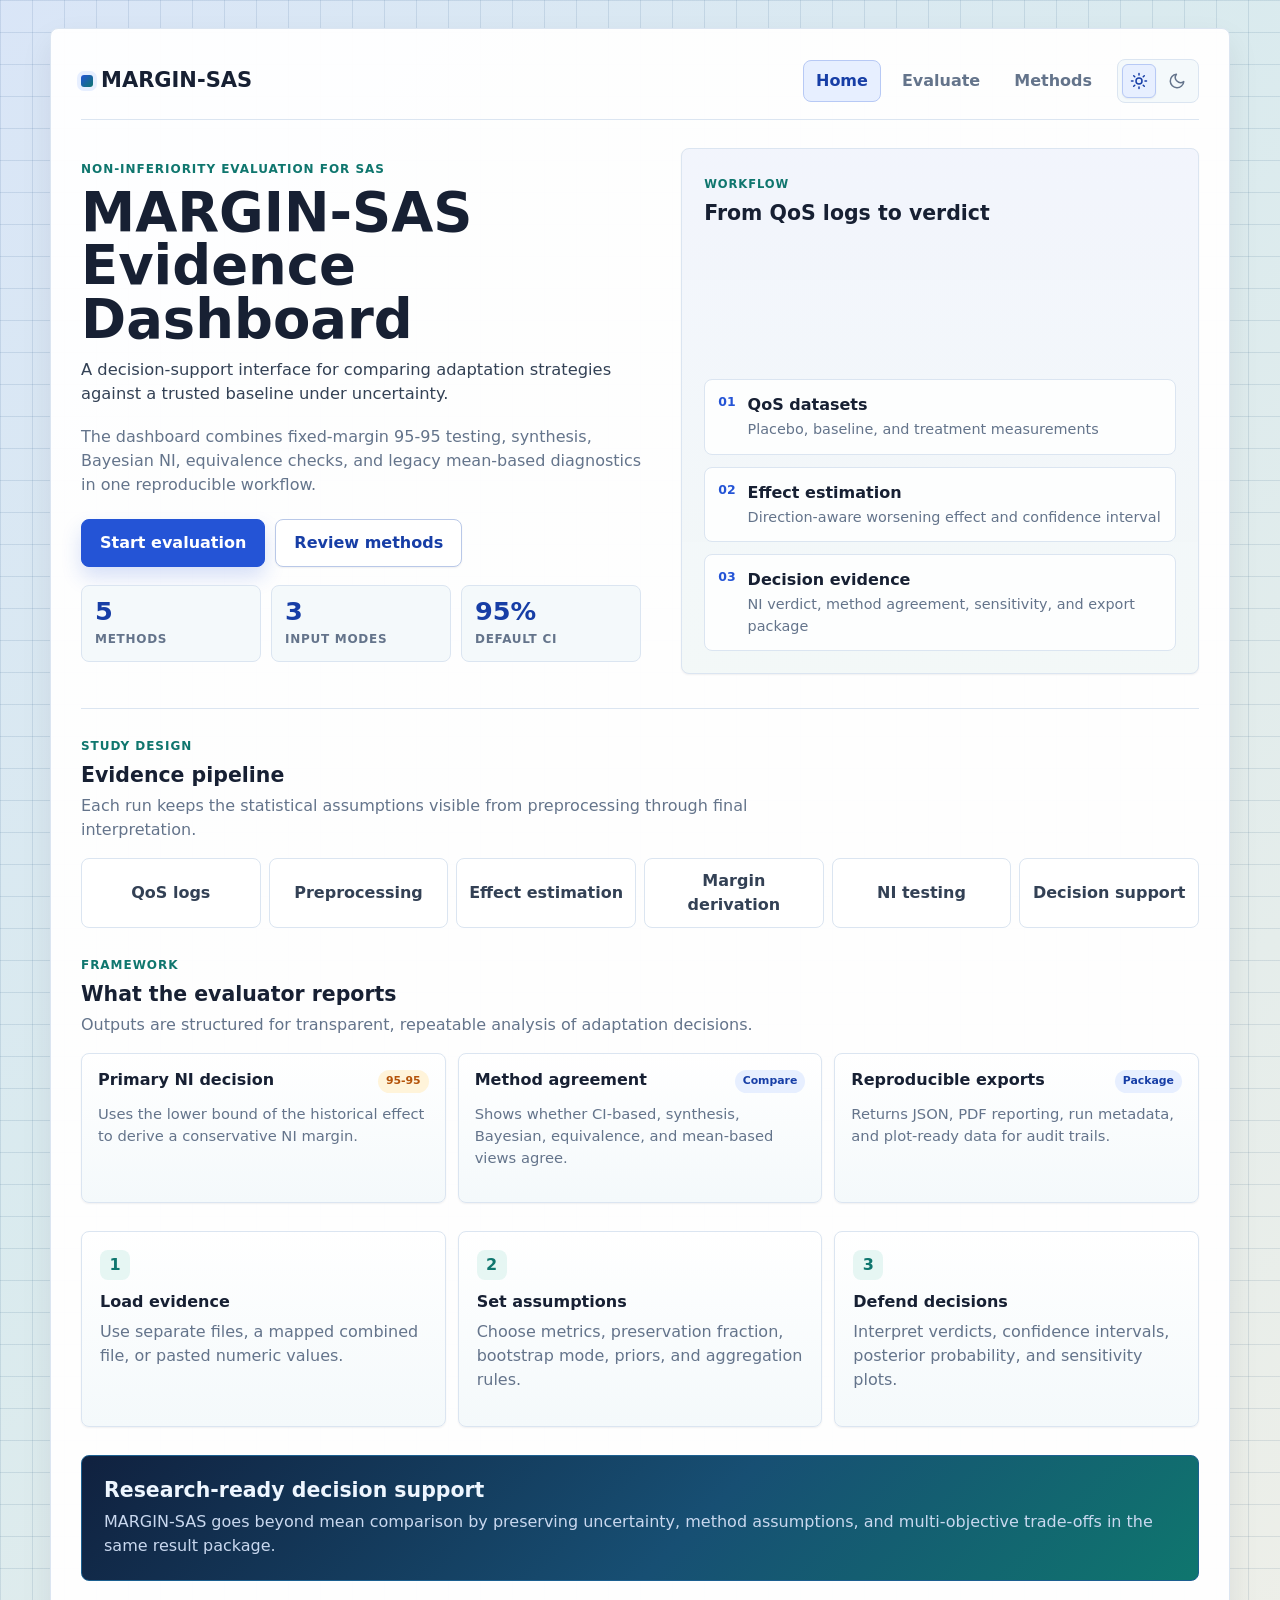
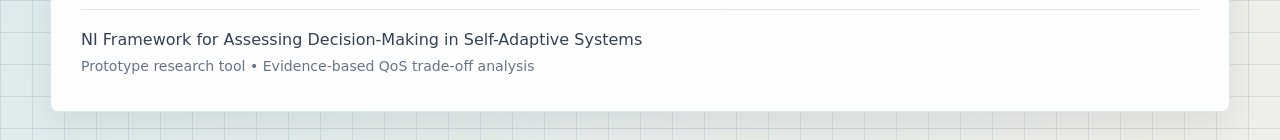
<file: frontend/index.html>
<!DOCTYPE html>
<html lang="en">
<head>
    <meta charset="UTF-8">
    <meta name="viewport" content="width=device-width, initial-scale=1.0">
    <meta name="description" content="MARGIN-SAS dashboard for uncertainty-aware non-inferiority evaluation of self-adaptive systems.">
    <title>MARGIN-SAS | Evidence Dashboard</title>
    <link rel="stylesheet" href="/frontend/css/styles.css">
</head>
<body>
    <a class="skip-link" href="#main">Skip to main content</a>
    <div class="container">
        <header class="site-header">
            <nav class="top-nav" aria-label="Primary navigation">
                <a href="/dashboard" class="nav-brand">MARGIN-SAS</a>
                <div class="nav-actions">
                    <div class="nav-links">
                        <a href="/dashboard" class="active" aria-current="page">Home</a>
                        <a href="/dashboard/evaluate">Evaluate</a>
                        <a href="/dashboard/methods">Methods</a>
                    </div>
                    <div class="theme-toggle" aria-label="Colour theme">
                        <button type="button" class="theme-option active" data-theme-option="light" aria-label="Use light mode" aria-pressed="true" title="Light mode">
                            <svg aria-hidden="true" viewBox="0 0 24 24">
                                <circle cx="12" cy="12" r="4"></circle>
                                <path d="M12 2v2M12 20v2M4.93 4.93l1.41 1.41M17.66 17.66l1.41 1.41M2 12h2M20 12h2M4.93 19.07l1.41-1.41M17.66 6.34l1.41-1.41"></path>
                            </svg>
                        </button>
                        <button type="button" class="theme-option" data-theme-option="dark" aria-label="Use dark mode" aria-pressed="false" title="Dark mode">
                            <svg aria-hidden="true" viewBox="0 0 24 24">
                                <path d="M21 12.79A9 9 0 1 1 11.21 3 7 7 0 0 0 21 12.79z"></path>
                            </svg>
                        </button>
                    </div>
                </div>
            </nav>
        </header>

        <main id="main" class="home-page">
            <section class="hero dashboard-hero" aria-labelledby="homeTitle">
                <div class="hero-copy">
                    <p class="eyebrow">Non-inferiority evaluation for SAS</p>
                    <h1 id="homeTitle">MARGIN-SAS Evidence Dashboard</h1>
                    <p class="subtitle">A decision-support interface for comparing adaptation strategies against a trusted baseline under uncertainty.</p>
                    <p class="hero-text">
                        The dashboard combines fixed-margin 95-95 testing, synthesis, Bayesian NI,
                        equivalence checks, and legacy mean-based diagnostics in one reproducible workflow.
                    </p>
                    <div class="hero-cta-row">
                        <a class="primary-link" href="/dashboard/evaluate">Start evaluation</a>
                        <a class="secondary-link" href="/dashboard/methods">Review methods</a>
                    </div>
                    <div class="hero-stats" aria-label="Dashboard capabilities">
                        <div class="stat-tile">
                            <div class="stat-value">5</div>
                            <div class="stat-label">Methods</div>
                        </div>
                        <div class="stat-tile">
                            <div class="stat-value">3</div>
                            <div class="stat-label">Input modes</div>
                        </div>
                        <div class="stat-tile">
                            <div class="stat-value">95%</div>
                            <div class="stat-label">Default CI</div>
                        </div>
                    </div>
                </div>

                <aside class="evidence-panel" aria-label="Evidence workflow preview">
                    <div class="panel-heading">
                        <span class="panel-kicker">Workflow</span>
                        <h2>From QoS logs to verdict</h2>
                    </div>
                    <ol class="evidence-flow">
                        <li>
                            <span class="flow-index">01</span>
                            <div>
                                <strong>QoS datasets</strong>
                                <span>Placebo, baseline, and treatment measurements</span>
                            </div>
                        </li>
                        <li>
                            <span class="flow-index">02</span>
                            <div>
                                <strong>Effect estimation</strong>
                                <span>Direction-aware worsening effect and confidence interval</span>
                            </div>
                        </li>
                        <li>
                            <span class="flow-index">03</span>
                            <div>
                                <strong>Decision evidence</strong>
                                <span>NI verdict, method agreement, sensitivity, and export package</span>
                            </div>
                        </li>
                    </ol>
                </aside>
            </section>

            <section class="process-section" aria-labelledby="processTitle">
                <div class="section-header">
                    <p class="eyebrow">Study design</p>
                    <h2 id="processTitle">Evidence pipeline</h2>
                    <p>Each run keeps the statistical assumptions visible from preprocessing through final interpretation.</p>
                </div>
                <div class="process-strip" aria-label="Study design sequence">
                    <div class="study-step">QoS logs</div>
                    <div class="study-step-arrow" aria-hidden="true">&darr;</div>
                    <div class="study-step">Preprocessing</div>
                    <div class="study-step-arrow" aria-hidden="true">&darr;</div>
                    <div class="study-step">Effect estimation</div>
                    <div class="study-step-arrow" aria-hidden="true">&darr;</div>
                    <div class="study-step">Margin derivation</div>
                    <div class="study-step-arrow" aria-hidden="true">&darr;</div>
                    <div class="study-step">NI testing</div>
                    <div class="study-step-arrow" aria-hidden="true">&darr;</div>
                    <div class="study-step">Decision support</div>
                </div>
            </section>

            <section class="margin-section" aria-labelledby="glanceTitle">
                <div class="section-header">
                    <p class="eyebrow">Framework</p>
                    <h2 id="glanceTitle">What the evaluator reports</h2>
                    <p>Outputs are structured for transparent, repeatable analysis of adaptation decisions.</p>
                </div>
                <div class="margin-grid">
                    <article class="margin-card static-card">
                        <div class="margin-card-header">
                            <span class="margin-title">Primary NI decision</span>
                            <span class="badge preferred">95-95</span>
                        </div>
                        <p>Uses the lower bound of the historical effect to derive a conservative NI margin.</p>
                    </article>
                    <article class="margin-card static-card">
                        <div class="margin-card-header">
                            <span class="margin-title">Method agreement</span>
                            <span class="badge">Compare</span>
                        </div>
                        <p>Shows whether CI-based, synthesis, Bayesian, equivalence, and mean-based views agree.</p>
                    </article>
                    <article class="margin-card static-card">
                        <div class="margin-card-header">
                            <span class="margin-title">Reproducible exports</span>
                            <span class="badge">Package</span>
                        </div>
                        <p>Returns JSON, PDF reporting, run metadata, and plot-ready data for audit trails.</p>
                    </article>
                </div>
            </section>

            <section class="workflow-grid" aria-label="Evaluation stages">
                <article class="workflow-card">
                    <div class="workflow-step">1</div>
                    <h3>Load evidence</h3>
                    <p>Use separate files, a mapped combined file, or pasted numeric values.</p>
                </article>
                <article class="workflow-card">
                    <div class="workflow-step">2</div>
                    <h3>Set assumptions</h3>
                    <p>Choose metrics, preservation fraction, bootstrap mode, priors, and aggregation rules.</p>
                </article>
                <article class="workflow-card">
                    <div class="workflow-step">3</div>
                    <h3>Defend decisions</h3>
                    <p>Interpret verdicts, confidence intervals, posterior probability, and sensitivity plots.</p>
                </article>
            </section>

            <section class="callout-panel" aria-labelledby="calloutTitle">
                <h2 id="calloutTitle">Research-ready decision support</h2>
                <p>
                    MARGIN-SAS goes beyond mean comparison by preserving uncertainty, method assumptions,
                    and multi-objective trade-offs in the same result package.
                </p>
            </section>
        </main>

        <footer class="site-footer">
            <p>NI Framework for Assessing Decision-Making in Self-Adaptive Systems</p>
            <p class="footer-muted">Prototype research tool &bull; Evidence-based QoS trade-off analysis</p>
        </footer>
    </div>
    <script src="/frontend/js/app.js" defer></script>
</body>
</html>
</file>
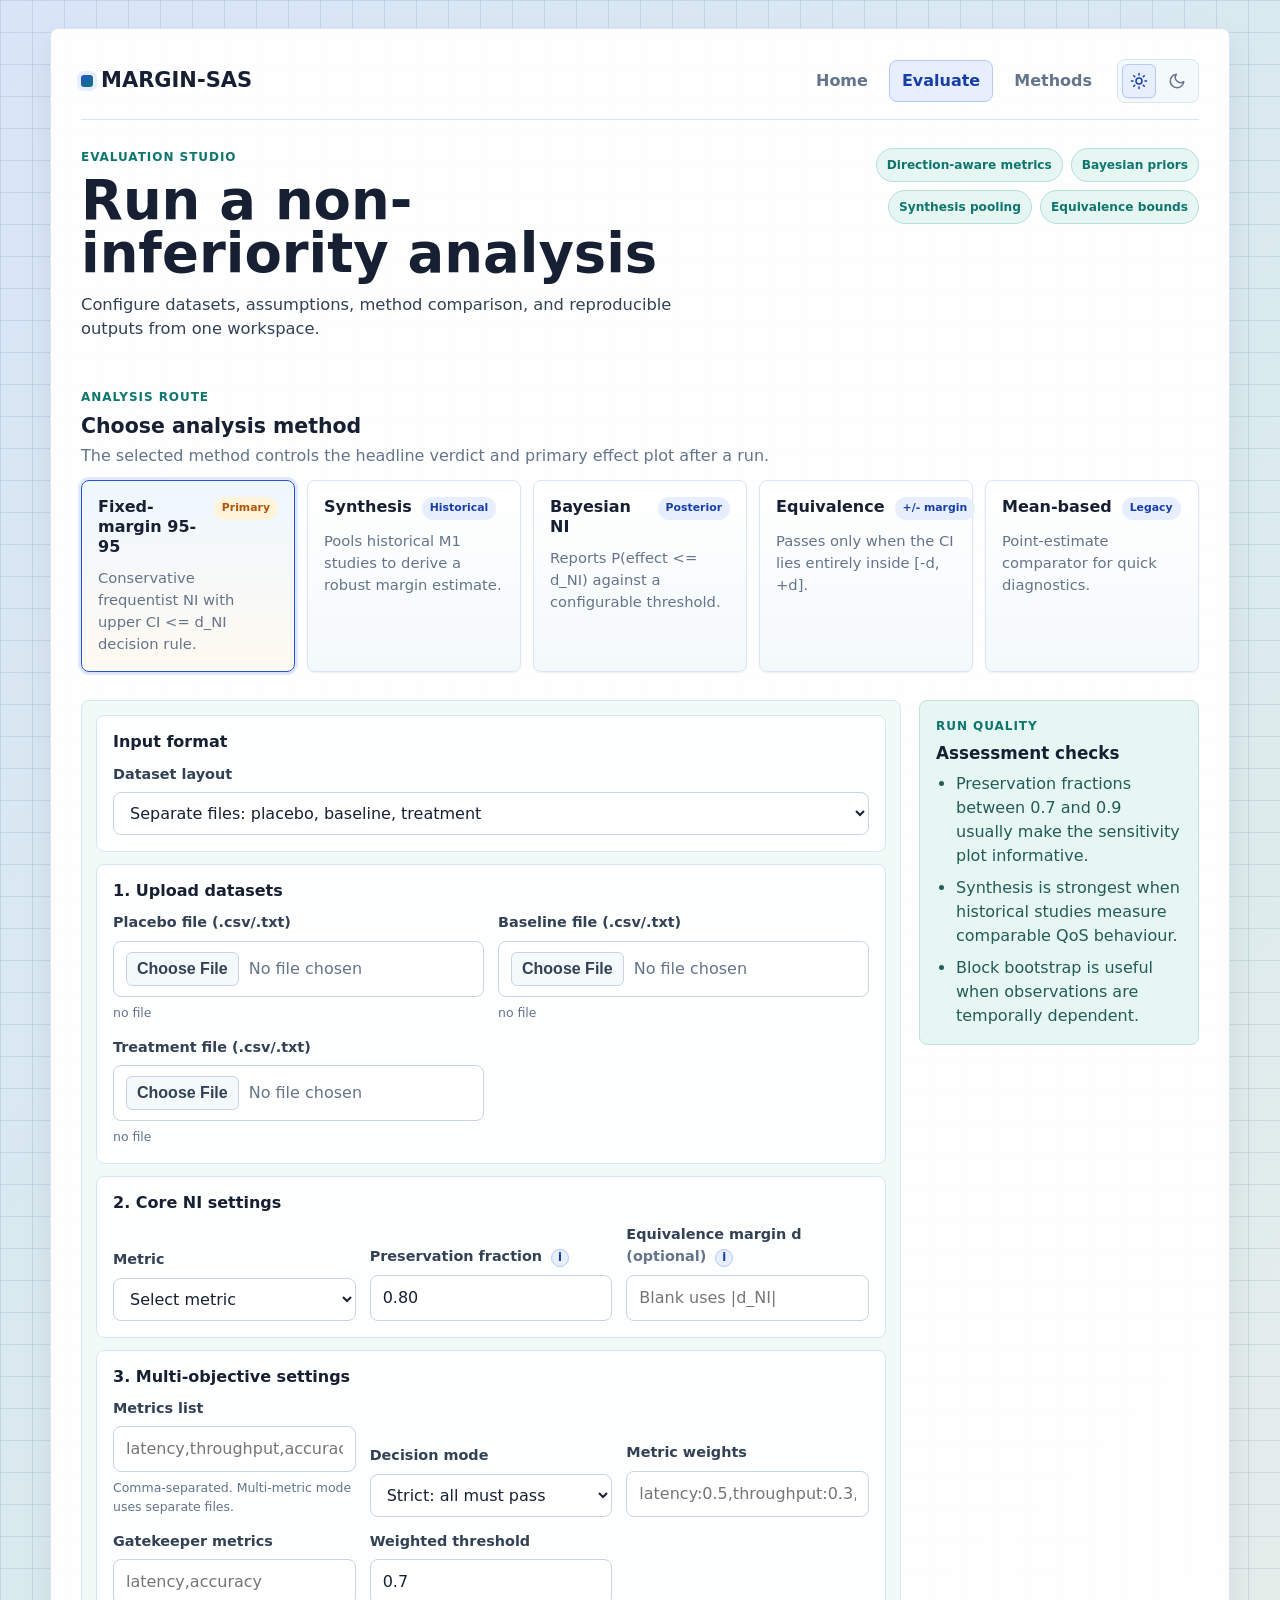
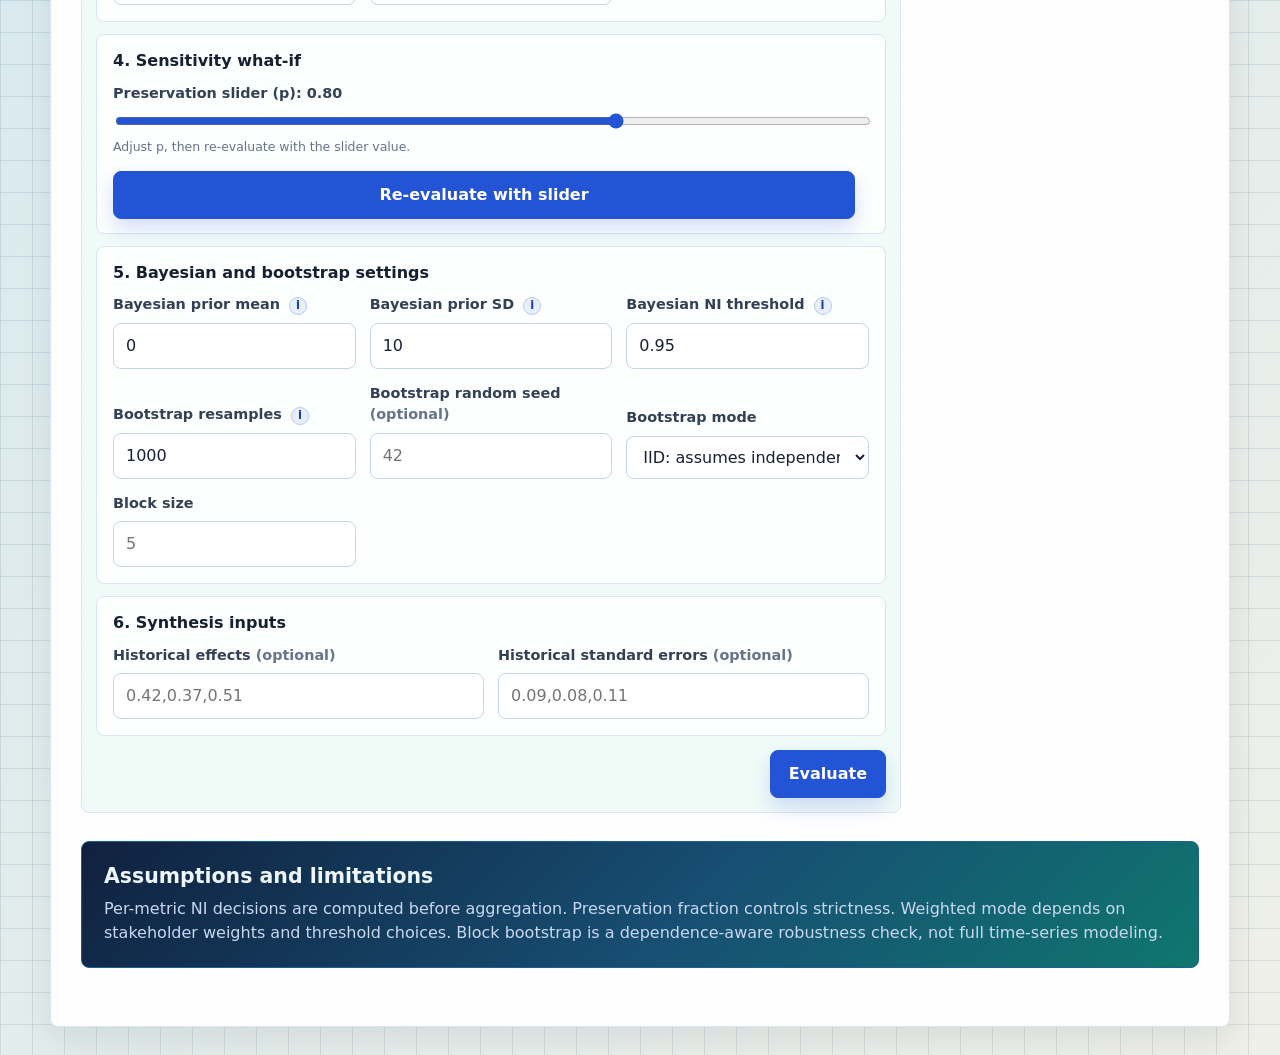
<file: frontend/evaluate.html>
<!DOCTYPE html>
<html lang="en">
<head>
    <meta charset="UTF-8">
    <meta name="viewport" content="width=device-width, initial-scale=1.0">
    <meta name="description" content="Run MARGIN-SAS non-inferiority analyses with method comparison, Bayesian posterior plots, sensitivity checks, and exportable reports.">
    <title>Evaluate | MARGIN-SAS</title>
    <link rel="stylesheet" href="/frontend/css/styles.css">
</head>
<body>
    <a class="skip-link" href="#main">Skip to main content</a>
    <div class="container">
        <header class="site-header">
            <nav class="top-nav" aria-label="Primary navigation">
                <a href="/dashboard" class="nav-brand">MARGIN-SAS</a>
                <div class="nav-actions">
                    <div class="nav-links">
                        <a href="/dashboard">Home</a>
                        <a href="/dashboard/evaluate" class="active" aria-current="page">Evaluate</a>
                        <a href="/dashboard/methods">Methods</a>
                    </div>
                    <div class="theme-toggle" aria-label="Colour theme">
                        <button type="button" class="theme-option active" data-theme-option="light" aria-label="Use light mode" aria-pressed="true" title="Light mode">
                            <svg aria-hidden="true" viewBox="0 0 24 24">
                                <circle cx="12" cy="12" r="4"></circle>
                                <path d="M12 2v2M12 20v2M4.93 4.93l1.41 1.41M17.66 17.66l1.41 1.41M2 12h2M20 12h2M4.93 19.07l1.41-1.41M17.66 6.34l1.41-1.41"></path>
                            </svg>
                        </button>
                        <button type="button" class="theme-option" data-theme-option="dark" aria-label="Use dark mode" aria-pressed="false" title="Dark mode">
                            <svg aria-hidden="true" viewBox="0 0 24 24">
                                <path d="M21 12.79A9 9 0 1 1 11.21 3 7 7 0 0 0 21 12.79z"></path>
                            </svg>
                        </button>
                    </div>
                </div>
            </nav>
        </header>

        <main id="main" class="evaluate-page">
            <section class="evaluate-hero" aria-labelledby="evaluateTitle">
                <div>
                    <p class="eyebrow">Evaluation studio</p>
                    <h1 id="evaluateTitle">Run a non-inferiority analysis</h1>
                    <p class="subtitle">Configure datasets, assumptions, method comparison, and reproducible outputs from one workspace.</p>
                </div>
                <div class="hero-chip-row" aria-label="Available analysis capabilities">
                    <span class="hero-chip">Direction-aware metrics</span>
                    <span class="hero-chip">Bayesian priors</span>
                    <span class="hero-chip">Synthesis pooling</span>
                    <span class="hero-chip">Equivalence bounds</span>
                </div>
            </section>

            <section class="method-picker" id="margins" aria-labelledby="methodPickerTitle">
                <div class="section-header compact">
                    <p class="eyebrow">Analysis route</p>
                    <h2 id="methodPickerTitle">Choose analysis method</h2>
                    <p>The selected method controls the headline verdict and primary effect plot after a run.</p>
                </div>
                <div class="margin-grid methods-five" role="list" aria-label="Analysis methods">
                    <button type="button" class="margin-card selected" data-method="ci_based" id="methodCi" aria-pressed="true">
                        <div class="margin-card-header">
                            <span class="margin-title">Fixed-margin 95-95</span>
                            <span class="badge preferred">Primary</span>
                        </div>
                        <p>Conservative frequentist NI with upper CI &lt;= d_NI decision rule.</p>
                    </button>
                    <button type="button" class="margin-card" data-method="synthesis" id="methodSynthesis" aria-pressed="false">
                        <div class="margin-card-header">
                            <span class="margin-title">Synthesis</span>
                            <span class="badge">Historical</span>
                        </div>
                        <p>Pools historical M1 studies to derive a robust margin estimate.</p>
                    </button>
                    <button type="button" class="margin-card" data-method="bayesian" id="methodBayesian" aria-pressed="false">
                        <div class="margin-card-header">
                            <span class="margin-title">Bayesian NI</span>
                            <span class="badge">Posterior</span>
                        </div>
                        <p>Reports P(effect &lt;= d_NI) against a configurable threshold.</p>
                    </button>
                    <button type="button" class="margin-card" data-method="equivalence" id="methodEquivalence" aria-pressed="false">
                        <div class="margin-card-header">
                            <span class="margin-title">Equivalence</span>
                            <span class="badge">+/- margin</span>
                        </div>
                        <p>Passes only when the CI lies entirely inside [-d, +d].</p>
                    </button>
                    <button type="button" class="margin-card" data-method="mean_based" id="methodMean" aria-pressed="false">
                        <div class="margin-card-header">
                            <span class="margin-title">Mean-based</span>
                            <span class="badge">Legacy</span>
                        </div>
                        <p>Point-estimate comparator for quick diagnostics.</p>
                    </button>
                </div>
            </section>

            <div class="form-section" id="evaluate">
                <form id="uploadForm">
                    <section class="form-block">
                        <h2>Input format</h2>
                        <div class="form-row">
                            <div class="form-group full-row">
                                <label for="inputMode">Dataset layout</label>
                                <select id="inputMode" name="input_mode">
                                    <option value="separate_files" selected>Separate files: placebo, baseline, treatment</option>
                                    <option value="single_file_columns">Single file with three mapped columns</option>
                                    <option value="manual_entry">Manual entry: paste numeric values</option>
                                </select>
                            </div>
                        </div>
                    </section>

                    <section class="form-block mode-section" id="singleFileSection" aria-labelledby="singleFileTitle">
                        <h2 id="singleFileTitle">Single-file column mapping</h2>
                        <div class="form-row">
                            <div class="form-group full-row">
                                <label for="combinedFile">Combined CSV/TXT file</label>
                                <input type="file" id="combinedFile" name="combined_file" accept=".csv,.txt" data-required="true">
                                <div class="file-names" id="combinedName" aria-live="polite"></div>
                            </div>
                            <div class="form-group check-group">
                                <label class="choice-label">
                                    <input type="checkbox" id="combinedHasHeader" name="combined_has_header" checked>
                                    File has header row
                                </label>
                            </div>
                        </div>
                        <div class="form-row">
                            <div class="form-group">
                                <label for="placeboColumn">Placebo column</label>
                                <select id="placeboColumn" name="placebo_column" data-required="true"></select>
                            </div>
                            <div class="form-group">
                                <label for="baselineColumn">Baseline column</label>
                                <select id="baselineColumn" name="baseline_column" data-required="true"></select>
                            </div>
                            <div class="form-group">
                                <label for="treatmentColumn">Treatment column</label>
                                <select id="treatmentColumn" name="treatment_column" data-required="true"></select>
                            </div>
                        </div>
                    </section>

                    <section class="form-block mode-section" id="manualEntrySection" aria-labelledby="manualEntryTitle">
                        <h2 id="manualEntryTitle">Manual values</h2>
                        <div class="form-row">
                            <div class="form-group">
                                <label for="placeboValues">Placebo values</label>
                                <textarea id="placeboValues" name="placebo_values" rows="5" placeholder="Example: 10, 12, 11 or one value per line" data-required="true"></textarea>
                            </div>
                            <div class="form-group">
                                <label for="baselineValues">Baseline values</label>
                                <textarea id="baselineValues" name="baseline_values" rows="5" placeholder="Example: 9, 10, 11" data-required="true"></textarea>
                            </div>
                            <div class="form-group">
                                <label for="treatmentValues">Treatment values</label>
                                <textarea id="treatmentValues" name="treatment_values" rows="5" placeholder="Example: 10, 10, 12" data-required="true"></textarea>
                            </div>
                        </div>
                    </section>

                    <section class="form-block mode-section active" id="separateFilesSection" aria-labelledby="separateFilesTitle">
                        <h2 id="separateFilesTitle">1. Upload datasets</h2>
                        <div class="form-row files-row">
                            <div class="form-group">
                                <label for="placebo">Placebo file (.csv/.txt)</label>
                                <input type="file" id="placebo" name="placebo_file" accept=".csv,.txt" required data-required="true">
                                <div class="file-names" id="placeboName" aria-live="polite"></div>
                            </div>
                            <div class="form-group">
                                <label for="baseline">Baseline file (.csv/.txt)</label>
                                <input type="file" id="baseline" name="baseline_file" accept=".csv,.txt" required data-required="true">
                                <div class="file-names" id="baselineName" aria-live="polite"></div>
                            </div>
                            <div class="form-group">
                                <label for="treatment">Treatment file (.csv/.txt)</label>
                                <input type="file" id="treatment" name="treatment_file" accept=".csv,.txt" required data-required="true">
                                <div class="file-names" id="treatmentName" aria-live="polite"></div>
                            </div>
                        </div>
                    </section>

                    <section class="form-block">
                        <h2>2. Core NI settings</h2>
                        <div class="form-row">
                            <div class="form-group">
                                <label for="metric">Metric</label>
                                <select id="metric" name="metric" required>
                                    <option value="">Select metric</option>
                                    <option value="latency">Latency (lower is better)</option>
                                    <option value="throughput">Throughput (higher is better)</option>
                                    <option value="accuracy">Accuracy (higher is better)</option>
                                    <option value="energy">Energy (lower is better)</option>
                                    <option value="cost">Operational cost (lower is better)</option>
                                    <option value="response_time">Response time (lower is better)</option>
                                </select>
                            </div>
                            <div class="form-group">
                                <label for="preservation">Preservation fraction <span class="tip" tabindex="0" data-tip="Fraction of baseline benefit that must be preserved. Higher values create stricter NI margins." aria-label="Fraction of baseline benefit that must be preserved.">i</span></label>
                                <input type="number" id="preservation" name="preservation_fraction" value="0.8" min="0" max="1" step="0.05">
                            </div>
                            <div class="form-group">
                                <label for="equivalenceMargin">Equivalence margin d <span class="optional-label">(optional)</span> <span class="tip" tabindex="0" data-tip="Two-sided acceptance bound used for equivalence. The CI must lie within [-d, +d]." aria-label="Two-sided acceptance bound used for equivalence.">i</span></label>
                                <input type="number" id="equivalenceMargin" name="equivalence_margin" placeholder="Blank uses |d_NI|" min="0.00001" step="0.01">
                            </div>
                        </div>
                    </section>

                    <section class="form-block">
                        <h2>3. Multi-objective settings</h2>
                        <div class="form-row">
                            <div class="form-group">
                                <label for="metricsList">Metrics list</label>
                                <input type="text" id="metricsList" name="metrics" placeholder="latency,throughput,accuracy">
                                <small class="helper-text">Comma-separated. Multi-metric mode uses separate files.</small>
                            </div>
                            <div class="form-group">
                                <label for="decisionMode">Decision mode</label>
                                <select id="decisionMode" name="decision_mode">
                                    <option value="strict" selected>Strict: all must pass</option>
                                    <option value="weighted">Weighted acceptability</option>
                                    <option value="gatekeeper">Gatekeeper + weighted</option>
                                </select>
                            </div>
                            <div class="form-group">
                                <label for="metricWeights">Metric weights</label>
                                <input type="text" id="metricWeights" name="metric_weights" placeholder="latency:0.5,throughput:0.3,accuracy:0.2">
                            </div>
                            <div class="form-group">
                                <label for="gatekeeperMetrics">Gatekeeper metrics</label>
                                <input type="text" id="gatekeeperMetrics" name="gatekeeper_metrics" placeholder="latency,accuracy">
                            </div>
                            <div class="form-group">
                                <label for="weightedThreshold">Weighted threshold</label>
                                <input type="number" id="weightedThreshold" name="weighted_threshold" value="0.7" min="0" max="1" step="0.05">
                            </div>
                        </div>
                    </section>

                    <section class="form-block compact">
                        <h2>4. Sensitivity what-if</h2>
                        <div class="form-row slider-row">
                            <div class="form-group full-row">
                                <label for="preservationSlider">Preservation slider (p): <span id="preservationSliderValue">0.80</span></label>
                                <input type="range" id="preservationSlider" min="0.50" max="0.95" step="0.01" value="0.80">
                                <small class="helper-text">Adjust p, then re-evaluate with the slider value.</small>
                            </div>
                            <button type="button" id="applySliderBtn" class="small">Re-evaluate with slider</button>
                        </div>
                    </section>

                    <section class="form-block">
                        <h2>5. Bayesian and bootstrap settings</h2>
                        <div class="form-row">
                            <div class="form-group">
                                <label for="bayesPriorMean">Bayesian prior mean <span class="tip" tabindex="0" data-tip="Prior expected worsening effect before seeing current data." aria-label="Prior expected worsening effect before seeing current data.">i</span></label>
                                <input type="number" id="bayesPriorMean" name="bayes_prior_mean" value="0" step="0.1">
                            </div>
                            <div class="form-group">
                                <label for="bayesPriorSd">Bayesian prior SD <span class="tip" tabindex="0" data-tip="Uncertainty in prior belief. Larger SD means weaker prior influence." aria-label="Uncertainty in prior belief.">i</span></label>
                                <input type="number" id="bayesPriorSd" name="bayes_prior_sd" value="10" min="0.0001" step="any">
                            </div>
                            <div class="form-group">
                                <label for="bayesThreshold">Bayesian NI threshold <span class="tip" tabindex="0" data-tip="Required posterior probability cutoff for NI, for example 0.95." aria-label="Required posterior probability cutoff for NI.">i</span></label>
                                <input type="number" id="bayesThreshold" name="bayes_threshold" value="0.95" min="0.5" max="0.999" step="0.01">
                            </div>
                            <div class="form-group">
                                <label for="bootstrapResamples">Bootstrap resamples <span class="tip" tabindex="0" data-tip="Number of bootstrap iterations used for robust CI estimation. Recommended range is 1000 to 5000." aria-label="Number of bootstrap iterations used for robust CI estimation.">i</span></label>
                                <input type="number" id="bootstrapResamples" name="bootstrap_resamples" value="1000" min="200" max="20000" step="100">
                            </div>
                            <div class="form-group">
                                <label for="bootstrapSeed">Bootstrap random seed <span class="optional-label">(optional)</span></label>
                                <input type="number" id="bootstrapSeed" name="bootstrap_seed" placeholder="42" min="0" step="1">
                            </div>
                            <div class="form-group">
                                <label for="bootstrapMode">Bootstrap mode</label>
                                <select id="bootstrapMode" name="bootstrap_mode">
                                    <option value="iid" selected>IID: assumes independence</option>
                                    <option value="block">Block bootstrap: dependence-aware</option>
                                </select>
                            </div>
                            <div class="form-group">
                                <label for="bootstrapBlockSize">Block size</label>
                                <input type="number" id="bootstrapBlockSize" name="bootstrap_block_size" placeholder="5" min="1" step="1">
                            </div>
                        </div>
                    </section>

                    <section class="form-block">
                        <h2>6. Synthesis inputs</h2>
                        <div class="form-row">
                            <div class="form-group">
                                <label for="synthesisEffects">Historical effects <span class="optional-label">(optional)</span></label>
                                <input type="text" id="synthesisEffects" name="synthesis_effects" placeholder="0.42,0.37,0.51">
                            </div>
                            <div class="form-group">
                                <label for="synthesisSes">Historical standard errors <span class="optional-label">(optional)</span></label>
                                <input type="text" id="synthesisSes" name="synthesis_ses" placeholder="0.09,0.08,0.11">
                            </div>
                        </div>
                    </section>

                    <div class="form-actions">
                        <button type="submit" id="submitBtn">Evaluate</button>
                    </div>
                </form>

                <aside class="tips-panel" aria-labelledby="tipsTitle">
                    <p class="eyebrow">Run quality</p>
                    <h2 id="tipsTitle">Assessment checks</h2>
                    <ul>
                        <li>Preservation fractions between 0.7 and 0.9 usually make the sensitivity plot informative.</li>
                        <li>Synthesis is strongest when historical studies measure comparable QoS behaviour.</li>
                        <li>Block bootstrap is useful when observations are temporally dependent.</li>
                    </ul>
                </aside>
            </div>

            <section class="callout-panel" aria-labelledby="assumptionsTitle">
                <h2 id="assumptionsTitle">Assumptions and limitations</h2>
                <p>Per-metric NI decisions are computed before aggregation. Preservation fraction controls strictness. Weighted mode depends on stakeholder weights and threshold choices. Block bootstrap is a dependence-aware robustness check, not full time-series modeling.</p>
            </section>

            <div class="error" id="error" role="alert" aria-live="assertive"></div>
            <div class="spinner" id="spinner" role="status" aria-live="polite">
                <span class="visually-hidden">Running evaluation</span>
            </div>

            <section class="results" id="results" aria-labelledby="resultsTitle" aria-live="polite">
                <h2 id="resultsTitle" class="visually-hidden">Evaluation results</h2>
                <div class="method-indicator" id="methodIndicator"></div>
                <div class="ni-warning" id="niWarning" hidden>
                    <h3>Fixed-margin NI not assessable</h3>
                    <p id="niWarningText"></p>
                    <dl>
                        <div><dt>Metric</dt><dd id="niWarningMetric">-</dd></div>
                        <div><dt>Orientation</dt><dd id="niWarningOrientation">-</dd></div>
                        <div><dt>Placebo mean</dt><dd id="niWarningPlacebo">-</dd></div>
                        <div><dt>Baseline mean</dt><dd id="niWarningBaseline">-</dd></div>
                        <div><dt>M1</dt><dd id="niWarningM1">-</dd></div>
                        <div><dt>M1 95% CI</dt><dd id="niWarningM1Ci">-</dd></div>
                        <div><dt>Reason</dt><dd id="niWarningReason">-</dd></div>
                    </dl>
                </div>
                <div class="result-grid" aria-label="Core result statistics">
                    <div class="result-item">
                        <div class="result-label">M1 (control-placebo effect) <span class="tip" tabindex="0" data-tip="Oriented active-control benefit over placebo used to derive the NI margin when valid." aria-label="Oriented active-control benefit over placebo used to derive the NI margin when valid.">i</span></div>
                        <div class="result-value" id="m1Value">-</div>
                    </div>
                    <div class="result-item">
                        <div class="result-label">M1 95% CI <span class="tip" tabindex="0" data-tip="Uncertainty interval around M1. The lower bound drives conservative CI-based NI margin." aria-label="Uncertainty interval around M1.">i</span></div>
                        <div class="result-value" id="m1CiValue">-</div>
                    </div>
                    <div class="result-item">
                        <div class="result-label">Margin (d)</div>
                        <div class="result-value" id="dniValue">-</div>
                    </div>
                    <div class="result-item">
                        <div class="result-label">CI upper bound</div>
                        <div class="result-value" id="ciValue">-</div>
                    </div>
                    <div class="result-item">
                        <div class="result-label">Baseline mean</div>
                        <div class="result-value" id="baselineValue">-</div>
                    </div>
                    <div class="result-item">
                        <div class="result-label">Treatment mean</div>
                        <div class="result-value" id="treatmentValue">-</div>
                    </div>
                    <div class="result-item">
                        <div class="result-label">Posterior P(effect &lt;= d) <span class="tip" tabindex="0" data-tip="Bayesian probability that worsening effect is within NI margin." aria-label="Bayesian probability that worsening effect is within NI margin.">i</span></div>
                        <div class="result-value" id="posteriorProbValue">-</div>
                    </div>
                </div>

                <div class="mini-kpi-row" id="miniKpiRow" aria-label="Run summary KPIs">
                    <div class="mini-kpi"><span>Samples</span><strong id="kpiSamples">-</strong></div>
                    <div class="mini-kpi"><span>Current method</span><strong id="kpiMethod">-</strong></div>
                    <div class="mini-kpi"><span>Strictness (p)</span><strong id="kpiP">-</strong></div>
                    <div class="mini-kpi"><span>Agreement</span><strong id="kpiAgreement">-</strong></div>
                </div>

                <div class="study-summary" id="studySummary">
                    <h3>Study summary</h3>
                    <p id="studySummaryText">Run an evaluation to generate an interpretation summary.</p>
                </div>

                <div class="study-summary" id="portfolioSummary">
                    <h3>Portfolio verdict</h3>
                    <p id="portfolioText">Multi-objective verdict appears after a multi-metric run.</p>
                </div>

                <div class="study-summary" id="settingsSummary">
                    <h3>Run settings</h3>
                    <p id="settingsText">Settings used for the run will appear here.</p>
                </div>

                <div class="study-summary" id="preprocessSummary">
                    <h3>Preprocessing summary</h3>
                    <p id="preprocessText">Preprocessing summary will appear here.</p>
                </div>

                <div id="verdict" class="verdict"></div>
                <p id="verdictReasoning" class="verdict-reasoning"></p>

                <div class="chart-grid">
                    <div class="chart-panel full-width">
                        <h3 id="primaryPlotTitle">Primary effect plot</h3>
                        <div id="plot"></div>
                        <p id="primarySummary" class="chart-summary">Shows treatment worsening effect, its 95% CI, and the NI margin.</p>
                    </div>
                    <div class="chart-panel full-width">
                        <h3>Raw data over time</h3>
                        <div class="raw-controls" aria-label="Raw data series visibility">
                            <label class="choice-label"><input type="checkbox" id="togglePlacebo" checked> Placebo</label>
                            <label class="choice-label"><input type="checkbox" id="toggleBaseline" checked> Baseline</label>
                            <label class="choice-label"><input type="checkbox" id="toggleTreatment" checked> Treatment</label>
                        </div>
                        <div id="rawDataPlot" class="small-plot"></div>
                        <p id="rawDataSummary" class="chart-summary">Displays placebo, baseline, and treatment metric trajectories over timesteps.</p>
                    </div>
                    <div class="chart-panel">
                        <h3 id="comparisonTitle">Method comparison</h3>
                        <div id="comparisonPlot" class="small-plot"></div>
                        <p id="comparisonSummary" class="chart-summary">Compares each method's NI margin versus observed effect.</p>
                    </div>
                    <div class="chart-panel">
                        <h3>Method agreement</h3>
                        <div class="agreement-wrap">
                            <table class="agreement-table">
                                <caption>Method agreement table</caption>
                                <thead>
                                    <tr><th scope="col">Method</th><th scope="col">Result</th></tr>
                                </thead>
                                <tbody id="agreementBody"></tbody>
                            </table>
                            <p id="agreementConsensus" class="chart-summary">Consensus will appear after evaluation.</p>
                        </div>
                    </div>
                    <div class="chart-panel">
                        <h3>Bayesian posterior density</h3>
                        <div id="posteriorPlot" class="small-plot"></div>
                        <p id="posteriorSummary" class="chart-summary">Shows posterior uncertainty for worsening effect and NI threshold crossing.</p>
                    </div>
                    <div class="chart-panel full-width">
                        <h3>Sensitivity heatmap</h3>
                        <div id="sensitivityPlot" class="small-plot"></div>
                        <p id="sensitivitySummary" class="chart-summary">Green cells indicate NI pass at that preservation fraction; red indicates fail.</p>
                    </div>
                </div>

                <details class="json-section" id="rawJsonDetails">
                    <summary>Raw JSON response</summary>
                    <div class="report-checklist">
                        <h3>Report includes</h3>
                        <ul>
                            <li>Executive summary with verdict and reasoning</li>
                            <li>Input parameters used for analysis</li>
                            <li>Core statistics: means, effect, CI, and NI margin</li>
                            <li>Method-by-method agreement table</li>
                            <li>Bootstrap CI details when enabled</li>
                        </ul>
                    </div>
                    <pre id="rawJson" tabindex="0"></pre>
                    <div class="actions">
                        <button type="button" class="small copy-btn" id="copyBtn">Copy JSON</button>
                        <button type="button" class="small download-btn" id="downloadBtn">Download JSON</button>
                        <button type="button" class="small download-btn" id="reportBtn">Download Study Report (PDF)</button>
                        <button type="button" class="small download-btn" id="packageBtn">Download Run Package (ZIP)</button>
                    </div>
                </details>
            </section>
        </main>
    </div>

    <script src="https://cdn.plot.ly/plotly-latest.min.js"></script>
    <script src="/frontend/js/app.js" defer></script>
</body>
</html>
</file>
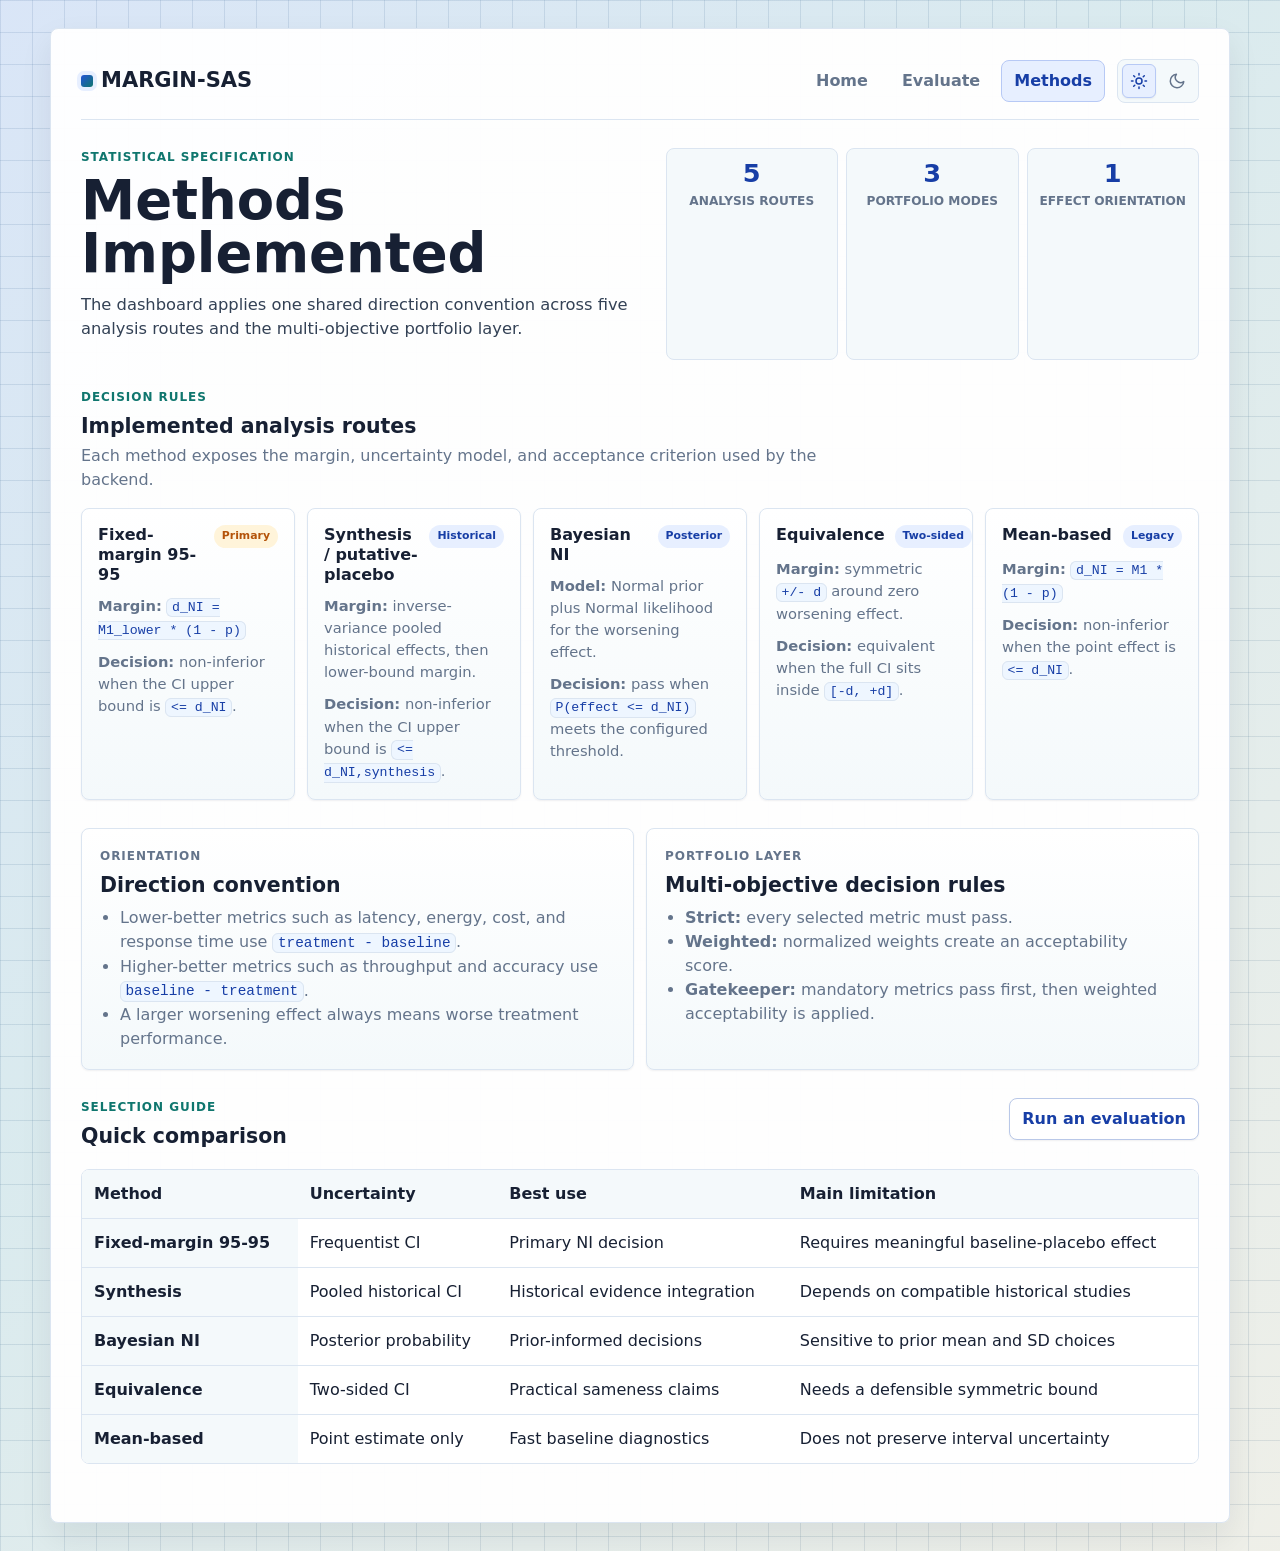
<file: frontend/methods.html>
<!DOCTYPE html>
<html lang="en">
<head>
    <meta charset="UTF-8">
    <meta name="viewport" content="width=device-width, initial-scale=1.0">
    <meta name="description" content="Implemented non-inferiority, synthesis, Bayesian, equivalence, and multi-objective decision rules in MARGIN-SAS.">
    <title>Methods | MARGIN-SAS</title>
    <link rel="stylesheet" href="/frontend/css/styles.css">
</head>
<body>
    <a class="skip-link" href="#main">Skip to main content</a>
    <div class="container">
        <header class="site-header">
            <nav class="top-nav" aria-label="Primary navigation">
                <a href="/dashboard" class="nav-brand">MARGIN-SAS</a>
                <div class="nav-actions">
                    <div class="nav-links">
                        <a href="/dashboard">Home</a>
                        <a href="/dashboard/evaluate">Evaluate</a>
                        <a href="/dashboard/methods" class="active" aria-current="page">Methods</a>
                    </div>
                    <div class="theme-toggle" aria-label="Colour theme">
                        <button type="button" class="theme-option active" data-theme-option="light" aria-label="Use light mode" aria-pressed="true" title="Light mode">
                            <svg aria-hidden="true" viewBox="0 0 24 24">
                                <circle cx="12" cy="12" r="4"></circle>
                                <path d="M12 2v2M12 20v2M4.93 4.93l1.41 1.41M17.66 17.66l1.41 1.41M2 12h2M20 12h2M4.93 19.07l1.41-1.41M17.66 6.34l1.41-1.41"></path>
                            </svg>
                        </button>
                        <button type="button" class="theme-option" data-theme-option="dark" aria-label="Use dark mode" aria-pressed="false" title="Dark mode">
                            <svg aria-hidden="true" viewBox="0 0 24 24">
                                <path d="M21 12.79A9 9 0 1 1 11.21 3 7 7 0 0 0 21 12.79z"></path>
                            </svg>
                        </button>
                    </div>
                </div>
            </nav>
        </header>

        <main id="main" class="methods-page">
            <section class="methods-hero" aria-labelledby="methodsTitle">
                <div>
                    <p class="eyebrow">Statistical specification</p>
                    <h1 id="methodsTitle">Methods Implemented</h1>
                    <p class="subtitle">The dashboard applies one shared direction convention across five analysis routes and the multi-objective portfolio layer.</p>
                </div>
                <div class="method-summary-grid" aria-label="Method coverage summary">
                    <div>
                        <strong>5</strong>
                        <span>analysis routes</span>
                    </div>
                    <div>
                        <strong>3</strong>
                        <span>portfolio modes</span>
                    </div>
                    <div>
                        <strong>1</strong>
                        <span>effect orientation</span>
                    </div>
                </div>
            </section>

            <section class="margin-section" aria-labelledby="methodCardsTitle">
                <div class="section-header">
                    <p class="eyebrow">Decision rules</p>
                    <h2 id="methodCardsTitle">Implemented analysis routes</h2>
                    <p>Each method exposes the margin, uncertainty model, and acceptance criterion used by the backend.</p>
                </div>

                <div class="margin-grid methods-five">
                    <article class="margin-card static-card">
                        <div class="margin-card-header">
                            <span class="margin-title">Fixed-margin 95-95</span>
                            <span class="badge preferred">Primary</span>
                        </div>
                        <p class="formula"><strong>Margin:</strong> <code>d_NI = M1_lower * (1 - p)</code></p>
                        <p><strong>Decision:</strong> non-inferior when the CI upper bound is <code>&lt;= d_NI</code>.</p>
                    </article>

                    <article class="margin-card static-card">
                        <div class="margin-card-header">
                            <span class="margin-title">Synthesis / putative-placebo</span>
                            <span class="badge">Historical</span>
                        </div>
                        <p class="formula"><strong>Margin:</strong> inverse-variance pooled historical effects, then lower-bound margin.</p>
                        <p><strong>Decision:</strong> non-inferior when the CI upper bound is <code>&lt;= d_NI,synthesis</code>.</p>
                    </article>

                    <article class="margin-card static-card">
                        <div class="margin-card-header">
                            <span class="margin-title">Bayesian NI</span>
                            <span class="badge">Posterior</span>
                        </div>
                        <p class="formula"><strong>Model:</strong> Normal prior plus Normal likelihood for the worsening effect.</p>
                        <p><strong>Decision:</strong> pass when <code>P(effect &lt;= d_NI)</code> meets the configured threshold.</p>
                    </article>

                    <article class="margin-card static-card">
                        <div class="margin-card-header">
                            <span class="margin-title">Equivalence</span>
                            <span class="badge">Two-sided</span>
                        </div>
                        <p class="formula"><strong>Margin:</strong> symmetric <code>+/- d</code> around zero worsening effect.</p>
                        <p><strong>Decision:</strong> equivalent when the full CI sits inside <code>[-d, +d]</code>.</p>
                    </article>

                    <article class="margin-card static-card">
                        <div class="margin-card-header">
                            <span class="margin-title">Mean-based</span>
                            <span class="badge">Legacy</span>
                        </div>
                        <p class="formula"><strong>Margin:</strong> <code>d_NI = M1 * (1 - p)</code></p>
                        <p><strong>Decision:</strong> non-inferior when the point effect is <code>&lt;= d_NI</code>.</p>
                    </article>
                </div>
            </section>

            <section class="method-panels" aria-label="Method interpretation notes">
                <article class="method-note-panel">
                    <p class="eyebrow">Orientation</p>
                    <h2>Direction convention</h2>
                    <ul>
                        <li>Lower-better metrics such as latency, energy, cost, and response time use <code>treatment - baseline</code>.</li>
                        <li>Higher-better metrics such as throughput and accuracy use <code>baseline - treatment</code>.</li>
                        <li>A larger worsening effect always means worse treatment performance.</li>
                    </ul>
                </article>

                <article class="method-note-panel">
                    <p class="eyebrow">Portfolio layer</p>
                    <h2>Multi-objective decision rules</h2>
                    <ul>
                        <li><strong>Strict:</strong> every selected metric must pass.</li>
                        <li><strong>Weighted:</strong> normalized weights create an acceptability score.</li>
                        <li><strong>Gatekeeper:</strong> mandatory metrics pass first, then weighted acceptability is applied.</li>
                    </ul>
                </article>
            </section>

            <section class="comparison-table-wrap" aria-labelledby="comparisonTitle">
                <div class="table-heading">
                    <div>
                        <p class="eyebrow">Selection guide</p>
                        <h2 id="comparisonTitle">Quick comparison</h2>
                    </div>
                    <a class="secondary-link compact-link" href="/dashboard/evaluate">Run an evaluation</a>
                </div>
                <div class="table-scroll">
                    <table class="comparison-table">
                        <caption>Comparison of implemented MARGIN-SAS methods</caption>
                        <thead>
                            <tr>
                                <th scope="col">Method</th>
                                <th scope="col">Uncertainty</th>
                                <th scope="col">Best use</th>
                                <th scope="col">Main limitation</th>
                            </tr>
                        </thead>
                        <tbody>
                            <tr>
                                <th scope="row">Fixed-margin 95-95</th>
                                <td>Frequentist CI</td>
                                <td>Primary NI decision</td>
                                <td>Requires meaningful baseline-placebo effect</td>
                            </tr>
                            <tr>
                                <th scope="row">Synthesis</th>
                                <td>Pooled historical CI</td>
                                <td>Historical evidence integration</td>
                                <td>Depends on compatible historical studies</td>
                            </tr>
                            <tr>
                                <th scope="row">Bayesian NI</th>
                                <td>Posterior probability</td>
                                <td>Prior-informed decisions</td>
                                <td>Sensitive to prior mean and SD choices</td>
                            </tr>
                            <tr>
                                <th scope="row">Equivalence</th>
                                <td>Two-sided CI</td>
                                <td>Practical sameness claims</td>
                                <td>Needs a defensible symmetric bound</td>
                            </tr>
                            <tr>
                                <th scope="row">Mean-based</th>
                                <td>Point estimate only</td>
                                <td>Fast baseline diagnostics</td>
                                <td>Does not preserve interval uncertainty</td>
                            </tr>
                        </tbody>
                    </table>
                </div>
            </section>
        </main>
    </div>
    <script src="/frontend/js/app.js" defer></script>
</body>
</html>
</file>
<file: frontend/css/styles.css>
:root {
  color-scheme: light;
  --bg: #eef6fb;
  --grid-line: rgba(121, 151, 181, 0.22);
  --surface: #ffffff;
  --surface-soft: #f4f9fb;
  --surface-strong: #e8f5ff;
  --surface-tinted: #f0fbf8;
  --container-bg: rgba(255, 255, 255, 0.96);
  --flow-bg: rgba(255, 255, 255, 0.86);
  --selected-card-bg: linear-gradient(180deg, #eef7ff, #fffaf1);
  --ink: #172033;
  --ink-soft: #334155;
  --muted: #64748b;
  --line: #dbe5f1;
  --line-strong: #c8d4e5;
  --primary: #2454d6;
  --primary-dark: #173ea6;
  --primary-soft: #e7efff;
  --teal: #0f766e;
  --teal-soft: #e6f6f3;
  --amber: #b45309;
  --amber-soft: #fff4da;
  --green: #137a3a;
  --green-soft: #e8f7ee;
  --red: #b42318;
  --red-soft: #fff1f0;
  --callout-bg: linear-gradient(135deg, #10213f 0%, #174f73 55%, #0f766e 100%);
  --callout-border: #1c6090;
  --callout-text: #eef6ff;
  --callout-muted: #c9d8ef;
  --tips-text: #245b56;
  --tooltip-bg: #111827;
  --code-surface: #eef6ff;
  --json-bg: #0f172a;
  --json-text: #dbeafe;
  --shadow-sm: 0 1px 2px rgba(15, 23, 42, 0.06);
  --shadow-md: 0 14px 32px rgba(15, 23, 42, 0.08);
  --radius: 8px;
}

:root[data-theme="dark"] {
  color-scheme: dark;
  --bg: #101827;
  --grid-line: rgba(125, 211, 252, 0.11);
  --surface: #182437;
  --surface-soft: #111c2d;
  --surface-strong: #163451;
  --surface-tinted: #10312f;
  --container-bg: rgba(17, 27, 43, 0.97);
  --flow-bg: rgba(24, 36, 55, 0.82);
  --selected-card-bg: linear-gradient(180deg, rgba(36, 84, 214, 0.22), rgba(245, 158, 11, 0.10));
  --ink: #eef5ff;
  --ink-soft: #c6d3e5;
  --muted: #91a2ba;
  --line: #30435d;
  --line-strong: #48627f;
  --primary: #73a7ff;
  --primary-dark: #b7d2ff;
  --primary-soft: rgba(85, 133, 255, 0.18);
  --teal: #5eead4;
  --teal-soft: rgba(20, 184, 166, 0.18);
  --amber: #fbbf24;
  --amber-soft: rgba(251, 191, 36, 0.16);
  --green: #86efac;
  --green-soft: rgba(34, 197, 94, 0.16);
  --red: #fca5a5;
  --red-soft: rgba(248, 113, 113, 0.16);
  --callout-bg: linear-gradient(135deg, #0d1729 0%, #153a5e 55%, #0c4a45 100%);
  --callout-border: #2c749d;
  --callout-text: #f8fbff;
  --callout-muted: #b8cbe2;
  --tips-text: #c7fff4;
  --tooltip-bg: #edf5ff;
  --code-surface: rgba(115, 167, 255, 0.16);
  --json-bg: #07111f;
  --json-text: #b7d2ff;
  --shadow-sm: 0 1px 2px rgba(0, 0, 0, 0.24);
  --shadow-md: 0 18px 44px rgba(0, 0, 0, 0.32);
}

* {
  box-sizing: border-box;
}

html {
  min-height: 100%;
  scroll-behavior: smooth;
}

body {
  margin: 0;
  min-height: 100vh;
  padding: 28px;
  background:
    linear-gradient(135deg, rgba(36, 84, 214, 0.10), rgba(15, 118, 110, 0.09) 42%, rgba(245, 158, 11, 0.08)),
    linear-gradient(var(--grid-line) 1px, transparent 1px),
    linear-gradient(90deg, var(--grid-line) 1px, transparent 1px),
    var(--bg);
  background-size: auto, 32px 32px, 32px 32px;
  color: var(--ink);
  font-family: "Segoe UI", system-ui, -apple-system, BlinkMacSystemFont, Arial, sans-serif;
  line-height: 1.5;
  overflow-x: hidden;
}

button,
input,
select,
textarea {
  font: inherit;
}

button,
a,
input,
select,
textarea,
summary {
  -webkit-tap-highlight-color: transparent;
}

a {
  color: inherit;
}

p,
h1,
h2,
h3,
ul,
ol {
  margin-top: 0;
}

p,
li {
  overflow-wrap: anywhere;
}

.skip-link {
  position: fixed;
  left: 16px;
  top: 16px;
  z-index: 100;
  transform: translateY(-160%);
  border-radius: var(--radius);
  background: var(--ink);
  color: #ffffff;
  padding: 10px 14px;
  text-decoration: none;
  font-weight: 700;
  transition: transform 0.18s ease;
}

.skip-link:focus {
  transform: translateY(0);
}

.visually-hidden {
  position: absolute;
  width: 1px;
  height: 1px;
  margin: -1px;
  padding: 0;
  overflow: hidden;
  clip: rect(0 0 0 0);
  white-space: nowrap;
  border: 0;
}

.container {
  width: min(1180px, 100%);
  margin: 0 auto;
  padding: 30px;
  border: 1px solid var(--line);
  border-radius: var(--radius);
  background: var(--container-bg);
  box-shadow: var(--shadow-md);
}

.site-header {
  margin-bottom: 28px;
}

.top-nav {
  display: flex;
  align-items: center;
  justify-content: space-between;
  gap: 18px;
  padding-bottom: 16px;
  border-bottom: 1px solid var(--line);
}

.nav-brand {
  display: inline-flex;
  align-items: center;
  gap: 8px;
  color: var(--ink);
  font-size: 21px;
  font-weight: 850;
  text-decoration: none;
}

.nav-brand::before {
  content: "";
  width: 12px;
  height: 12px;
  border-radius: 3px;
  background: linear-gradient(135deg, var(--primary), var(--teal));
  box-shadow: 0 0 0 4px var(--primary-soft);
}

.nav-links {
  display: flex;
  flex-wrap: wrap;
  justify-content: flex-end;
  gap: 8px;
}

.nav-actions {
  display: flex;
  align-items: center;
  justify-content: flex-end;
  gap: 12px;
}

.nav-links a {
  border: 1px solid transparent;
  border-radius: var(--radius);
  color: var(--muted);
  font-weight: 700;
  padding: 8px 12px;
  text-decoration: none;
}

.nav-links a:hover,
.nav-links a:focus-visible {
  border-color: var(--line);
  background: var(--surface-soft);
  color: var(--ink);
  outline: none;
}

.nav-links a.active {
  border-color: #b7c9f5;
  background: var(--primary-soft);
  color: var(--primary-dark);
}

.theme-toggle {
  display: inline-flex;
  align-items: center;
  gap: 4px;
  border: 1px solid var(--line);
  border-radius: var(--radius);
  background: var(--surface-soft);
  padding: 4px;
}

.theme-option {
  display: inline-flex;
  width: 34px;
  height: 34px;
  align-items: center;
  justify-content: center;
  border: 1px solid transparent;
  border-radius: calc(var(--radius) - 2px);
  background: transparent;
  color: var(--muted);
  cursor: pointer;
  padding: 0;
  transition: background 0.18s ease, border-color 0.18s ease, color 0.18s ease, transform 0.18s ease;
}

.theme-option svg {
  width: 18px;
  height: 18px;
  fill: none;
  stroke: currentColor;
  stroke-linecap: round;
  stroke-linejoin: round;
  stroke-width: 2;
}

.theme-option:hover,
.theme-option:focus-visible {
  border-color: var(--line-strong);
  background: var(--surface);
  color: var(--ink);
  outline: none;
}

.theme-option.active {
  border-color: #b7c9f5;
  background: var(--primary-soft);
  color: var(--primary-dark);
  box-shadow: var(--shadow-sm);
}

.eyebrow {
  margin-bottom: 8px;
  color: var(--teal);
  font-size: 12px;
  font-weight: 850;
  letter-spacing: 0.08em;
  text-transform: uppercase;
}

h1 {
  margin-bottom: 12px;
  color: var(--ink);
  font-size: 3.4rem;
  line-height: 0.98;
  letter-spacing: 0;
}

h2 {
  margin-bottom: 8px;
  color: var(--ink);
  font-size: 1.28rem;
  line-height: 1.2;
  letter-spacing: 0;
}

h3 {
  margin-bottom: 8px;
  color: var(--ink);
  font-size: 1rem;
  line-height: 1.25;
  letter-spacing: 0;
}

.subtitle {
  max-width: 760px;
  margin-bottom: 18px;
  color: var(--ink-soft);
  font-size: 1.02rem;
}

.hero-text {
  max-width: 760px;
  margin-bottom: 22px;
  color: var(--muted);
}

.hero {
  display: grid;
  grid-template-columns: minmax(0, 1.05fr) minmax(320px, 0.95fr);
  gap: 28px;
  align-items: stretch;
  margin-bottom: 34px;
}

.hero-copy {
  display: flex;
  min-width: 0;
  flex-direction: column;
  justify-content: center;
  padding: 12px 0;
}

.hero-cta-row {
  display: flex;
  flex-wrap: wrap;
  gap: 10px;
  margin-bottom: 18px;
}

.primary-link,
.secondary-link,
button:not(.margin-card):not(.theme-option) {
  display: inline-flex;
  align-items: center;
  justify-content: center;
  min-height: 42px;
  border-radius: var(--radius);
  cursor: pointer;
  font-weight: 800;
  text-decoration: none;
  transition: border-color 0.18s ease, background 0.18s ease, color 0.18s ease, box-shadow 0.18s ease, transform 0.18s ease;
}

.primary-link,
button:not(.margin-card):not(.copy-btn):not(.download-btn):not(.theme-option) {
  border: 1px solid var(--primary);
  background: var(--primary);
  color: #ffffff;
  padding: 11px 18px;
  box-shadow: 0 10px 20px rgba(36, 84, 214, 0.18);
}

.secondary-link,
.copy-btn,
.download-btn {
  border: 1px solid #b9c8e8;
  background: var(--surface);
  color: var(--primary-dark);
  padding: 11px 18px;
  box-shadow: var(--shadow-sm);
}

.primary-link:hover,
.primary-link:focus-visible,
button:not(.margin-card):not(.copy-btn):not(.download-btn):not(.theme-option):hover:not([disabled]),
button:not(.margin-card):not(.copy-btn):not(.download-btn):not(.theme-option):focus-visible:not([disabled]) {
  background: var(--primary-dark);
  border-color: var(--primary-dark);
  box-shadow: 0 14px 26px rgba(23, 62, 166, 0.2);
  outline: none;
  transform: translateY(-1px);
}

.secondary-link:hover,
.secondary-link:focus-visible,
.copy-btn:hover,
.copy-btn:focus-visible,
.download-btn:hover,
.download-btn:focus-visible {
  border-color: var(--primary);
  background: var(--primary-soft);
  color: var(--primary-dark);
  outline: none;
}

button[disabled] {
  cursor: not-allowed;
  opacity: 0.55;
  transform: none;
}

.compact-link {
  min-height: 38px;
  padding: 8px 12px;
  white-space: nowrap;
}

.hero-stats {
  display: grid;
  grid-template-columns: repeat(3, minmax(0, 1fr));
  gap: 10px;
  max-width: 560px;
}

.stat-tile {
  min-width: 0;
  border: 1px solid var(--line);
  border-radius: var(--radius);
  background: var(--surface-soft);
  padding: 13px;
}

.stat-value {
  color: var(--primary-dark);
  font-size: 1.6rem;
  font-weight: 850;
  line-height: 1;
}

.stat-label {
  margin-top: 6px;
  color: var(--muted);
  font-size: 0.75rem;
  font-weight: 800;
  letter-spacing: 0.06em;
  text-transform: uppercase;
}

.evidence-panel {
  display: flex;
  min-width: 0;
  flex-direction: column;
  justify-content: space-between;
  border: 1px solid var(--line);
  border-radius: var(--radius);
  background:
    linear-gradient(180deg, rgba(36, 84, 214, 0.06), rgba(15, 118, 110, 0.05)),
    var(--surface);
  padding: 22px;
  box-shadow: var(--shadow-sm);
}

.panel-heading {
  margin-bottom: 16px;
}

.panel-kicker {
  display: inline-flex;
  margin-bottom: 8px;
  color: var(--teal);
  font-size: 0.72rem;
  font-weight: 850;
  letter-spacing: 0.08em;
  text-transform: uppercase;
}

.evidence-flow {
  display: grid;
  gap: 12px;
  margin: 0;
  padding: 0;
  list-style: none;
}

.evidence-flow li {
  display: grid;
  grid-template-columns: auto 1fr;
  gap: 12px;
  align-items: start;
  border: 1px solid var(--line);
  border-radius: var(--radius);
  background: var(--flow-bg);
  padding: 13px;
}

.flow-index {
  color: var(--primary);
  font-size: 0.78rem;
  font-weight: 850;
}

.evidence-flow strong {
  display: block;
  color: var(--ink);
}

.evidence-flow span:last-child {
  display: block;
  margin-top: 2px;
  color: var(--muted);
  font-size: 0.9rem;
}

.section-header {
  margin-bottom: 16px;
}

.section-header h2 {
  margin-bottom: 6px;
}

.section-header p:last-child {
  max-width: 780px;
  margin-bottom: 0;
  color: var(--muted);
}

.section-header.compact {
  margin-bottom: 12px;
}

.process-section,
.margin-section,
.method-picker,
.comparison-table-wrap,
.callout-panel {
  margin-bottom: 28px;
}

.process-section {
  border-top: 1px solid var(--line);
  padding-top: 28px;
}

.process-strip {
  display: grid;
  grid-template-columns: repeat(6, minmax(110px, 1fr));
  gap: 8px;
  align-items: stretch;
}

.study-step {
  display: flex;
  min-height: 64px;
  align-items: center;
  justify-content: center;
  border: 1px solid var(--line);
  border-radius: var(--radius);
  background: var(--surface);
  color: var(--ink-soft);
  font-weight: 800;
  padding: 10px;
  text-align: center;
}

.study-step-arrow {
  display: none;
}

.margin-grid {
  display: grid;
  grid-template-columns: repeat(3, minmax(0, 1fr));
  gap: 12px;
}

.methods-five {
  grid-template-columns: repeat(5, minmax(0, 1fr));
}

.margin-card {
  display: flex;
  min-width: 0;
  min-height: 150px;
  flex-direction: column;
  justify-content: flex-start;
  border: 1px solid var(--line);
  border-radius: var(--radius);
  background: linear-gradient(180deg, var(--surface), var(--surface-soft));
  color: var(--ink-soft);
  padding: 16px;
  text-align: left;
  box-shadow: var(--shadow-sm);
  transition: border-color 0.18s ease, box-shadow 0.18s ease, transform 0.18s ease, background 0.18s ease;
}

button.margin-card {
  cursor: pointer;
}

button.margin-card:hover,
button.margin-card:focus-visible {
  border-color: #9eb6ed;
  background: var(--surface-strong);
  box-shadow: 0 10px 22px rgba(36, 84, 214, 0.1);
  outline: none;
  transform: translateY(-1px);
}

.margin-card.selected {
  border-color: var(--primary);
  background: var(--selected-card-bg);
  box-shadow: 0 0 0 3px rgba(36, 84, 214, 0.12), var(--shadow-sm);
}

.margin-card-header {
  display: flex;
  align-items: flex-start;
  justify-content: space-between;
  gap: 10px;
  margin-bottom: 10px;
}

.margin-title {
  color: var(--ink);
  font-weight: 850;
  line-height: 1.25;
}

.margin-card p {
  margin-bottom: 0;
  color: var(--muted);
  font-size: 0.92rem;
}

.margin-card p + p {
  margin-top: 10px;
}

.formula {
  color: var(--ink-soft);
}

code {
  border: 1px solid var(--line);
  border-radius: 6px;
  background: var(--code-surface);
  color: var(--primary-dark);
  font-family: "Cascadia Mono", Consolas, "Courier New", monospace;
  font-size: 0.9em;
  padding: 0.08rem 0.28rem;
}

.badge {
  display: inline-flex;
  flex: 0 0 auto;
  align-items: center;
  justify-content: center;
  border-radius: 999px;
  background: var(--primary-soft);
  color: var(--primary-dark);
  font-size: 0.68rem;
  font-weight: 850;
  line-height: 1;
  padding: 6px 8px;
  white-space: nowrap;
}

.badge.preferred {
  background: var(--amber-soft);
  color: var(--amber);
}

.workflow-grid {
  display: grid;
  grid-template-columns: repeat(3, minmax(0, 1fr));
  gap: 12px;
  margin-bottom: 28px;
}

.workflow-card,
.method-note-panel {
  border: 1px solid var(--line);
  border-radius: var(--radius);
  background: linear-gradient(180deg, var(--surface), var(--surface-soft));
  padding: 18px;
  box-shadow: var(--shadow-sm);
}

.workflow-card p,
.method-note-panel li,
.method-note-panel p {
  color: var(--muted);
}

.workflow-step {
  display: inline-flex;
  width: 30px;
  height: 30px;
  align-items: center;
  justify-content: center;
  margin-bottom: 12px;
  border-radius: var(--radius);
  background: var(--teal-soft);
  color: var(--teal);
  font-weight: 850;
}

.callout-panel {
  border: 1px solid var(--callout-border);
  border-radius: var(--radius);
  background: var(--callout-bg);
  color: var(--callout-text);
  padding: 22px;
}

.callout-panel h2,
.callout-panel h3 {
  color: var(--callout-text);
}

.callout-panel p {
  margin-bottom: 0;
  color: var(--callout-muted);
}

.site-footer {
  margin-top: 12px;
  padding-top: 18px;
  border-top: 1px solid var(--line);
  color: var(--ink-soft);
}

.site-footer p {
  margin-bottom: 4px;
}

.footer-muted {
  color: var(--muted);
  font-size: 0.88rem;
}

.evaluate-hero,
.methods-hero {
  display: grid;
  grid-template-columns: minmax(0, 1fr) auto;
  gap: 20px;
  align-items: start;
  margin-bottom: 28px;
}

.hero-chip-row {
  display: flex;
  max-width: 460px;
  flex-wrap: wrap;
  justify-content: flex-end;
  gap: 8px;
}

.hero-chip {
  border: 1px solid #b7ded7;
  border-radius: 999px;
  background: var(--teal-soft);
  color: var(--teal);
  font-size: 0.76rem;
  font-weight: 850;
  padding: 7px 10px;
}

.method-summary-grid {
  display: grid;
  grid-template-columns: repeat(3, minmax(96px, 1fr));
  gap: 8px;
  align-self: stretch;
}

.method-summary-grid div {
  border: 1px solid var(--line);
  border-radius: var(--radius);
  background: var(--surface-soft);
  padding: 12px;
  text-align: center;
}

.method-summary-grid strong {
  display: block;
  color: var(--primary-dark);
  font-size: 1.6rem;
  line-height: 1;
}

.method-summary-grid span {
  display: block;
  margin-top: 5px;
  color: var(--muted);
  font-size: 0.76rem;
  font-weight: 800;
  text-transform: uppercase;
}

.method-panels {
  display: grid;
  grid-template-columns: repeat(2, minmax(0, 1fr));
  gap: 12px;
  margin-bottom: 28px;
}

.method-note-panel ul {
  margin-bottom: 0;
  padding-left: 20px;
}

.table-heading {
  display: flex;
  align-items: flex-start;
  justify-content: space-between;
  gap: 14px;
  margin-bottom: 12px;
}

.table-scroll {
  overflow-x: auto;
  border: 1px solid var(--line);
  border-radius: var(--radius);
}

.comparison-table,
.agreement-table {
  width: 100%;
  border-collapse: collapse;
  background: var(--surface);
}

.comparison-table caption,
.agreement-table caption {
  position: absolute;
  width: 1px;
  height: 1px;
  margin: -1px;
  padding: 0;
  overflow: hidden;
  clip: rect(0 0 0 0);
  white-space: nowrap;
  border: 0;
}

.comparison-table th,
.comparison-table td,
.agreement-table th,
.agreement-table td {
  border-bottom: 1px solid var(--line);
  padding: 12px;
  text-align: left;
  vertical-align: top;
}

.comparison-table th,
.agreement-table th {
  background: var(--surface-soft);
  color: var(--ink);
  font-weight: 850;
}

.comparison-table tbody tr:last-child th,
.comparison-table tbody tr:last-child td,
.agreement-table tbody tr:last-child td {
  border-bottom: 0;
}

.form-section {
  display: grid;
  grid-template-columns: minmax(0, 1fr) 280px;
  gap: 18px;
  align-items: start;
  margin-bottom: 28px;
}

#uploadForm {
  min-width: 0;
  border: 1px solid var(--line);
  border-radius: var(--radius);
  background: var(--surface-tinted);
  padding: 14px;
}

.form-block {
  border: 1px solid var(--line);
  border-radius: var(--radius);
  background: var(--flow-bg);
  padding: 16px;
  margin-bottom: 12px;
}

.form-block:last-of-type {
  margin-bottom: 0;
}

.form-block h2 {
  margin-bottom: 12px;
  font-size: 1rem;
}

.form-block.compact {
  padding-bottom: 14px;
}

.mode-section {
  display: none;
}

.mode-section.active {
  display: block;
}

.form-row {
  display: grid;
  grid-template-columns: repeat(auto-fit, minmax(210px, 1fr));
  gap: 14px;
  align-items: end;
}

.files-row {
  grid-template-columns: repeat(auto-fit, minmax(250px, 1fr));
}

.slider-row {
  grid-template-columns: minmax(0, 1fr) auto;
}

.form-group {
  display: flex;
  min-width: 0;
  flex-direction: column;
  gap: 7px;
}

.full-row {
  grid-column: 1 / -1;
}

label {
  color: var(--ink-soft);
  font-size: 0.9rem;
  font-weight: 750;
}

.optional-label {
  color: var(--muted);
  font-weight: 650;
}

input[type="file"],
input[type="number"],
input[type="text"],
input[type="range"],
textarea,
select {
  width: 100%;
  min-width: 0;
}

input[type="file"],
input[type="number"],
input[type="text"],
textarea,
select {
  min-height: 42px;
  border: 1px solid var(--line-strong);
  border-radius: var(--radius);
  background: var(--surface);
  color: var(--ink);
  padding: 10px 12px;
  transition: border-color 0.18s ease, box-shadow 0.18s ease;
}

input[type="file"] {
  color: var(--muted);
}

input[type="file"]::file-selector-button {
  margin-right: 10px;
  border: 1px solid var(--line-strong);
  border-radius: 6px;
  background: var(--surface-soft);
  color: var(--ink-soft);
  cursor: pointer;
  font-weight: 750;
  padding: 7px 10px;
}

textarea {
  min-height: 120px;
  resize: vertical;
}

input:hover,
textarea:hover,
select:hover {
  border-color: #9fb1ca;
}

input:focus,
textarea:focus,
select:focus {
  border-color: var(--primary);
  box-shadow: 0 0 0 3px rgba(36, 84, 214, 0.14);
  outline: none;
}

input:disabled,
textarea:disabled,
select:disabled {
  cursor: not-allowed;
  opacity: 0.55;
}

input[type="range"] {
  accent-color: var(--primary);
}

.choice-label {
  display: inline-flex;
  align-items: center;
  gap: 8px;
  color: var(--ink-soft);
  font-weight: 700;
}

.choice-label input {
  width: auto;
  accent-color: var(--primary);
}

.check-group {
  justify-content: end;
}

.file-names {
  min-height: 18px;
  color: var(--muted);
  font-size: 0.78rem;
}

.helper-text {
  color: var(--muted);
  font-size: 0.78rem;
}

.tips-panel {
  position: sticky;
  top: 16px;
  border: 1px solid #c5e1dc;
  border-radius: var(--radius);
  background: var(--teal-soft);
  padding: 16px;
}

.tips-panel h2 {
  font-size: 1.05rem;
}

.tips-panel ul {
  margin-bottom: 0;
  padding-left: 20px;
  color: var(--tips-text);
}

.tips-panel li + li {
  margin-top: 8px;
}

.form-actions {
  display: flex;
  justify-content: flex-end;
  padding-top: 14px;
}

.tip {
  position: relative;
  display: inline-flex;
  width: 18px;
  height: 18px;
  align-items: center;
  justify-content: center;
  margin-left: 4px;
  border: 1px solid #b7c9f5;
  border-radius: 50%;
  background: var(--primary-soft);
  color: var(--primary-dark);
  cursor: help;
  font-size: 0.72rem;
  font-weight: 850;
  line-height: 1;
}

.tip::after {
  content: attr(data-tip);
  position: absolute;
  left: 50%;
  top: calc(100% + 9px);
  z-index: 30;
  width: min(260px, 80vw);
  border-radius: var(--radius);
  background: var(--tooltip-bg);
  color: var(--surface);
  font-size: 0.78rem;
  font-weight: 600;
  line-height: 1.35;
  opacity: 0;
  padding: 9px 10px;
  pointer-events: none;
  transform: translateX(-50%);
  transition: opacity 0.16s ease;
}

.tip:hover::after,
.tip:focus::after {
  opacity: 1;
}

.error {
  display: none;
  margin-top: 16px;
  border: 1px solid #f0b4ae;
  border-radius: var(--radius);
  background: var(--red-soft);
  color: var(--red);
  font-weight: 700;
  padding: 14px 16px;
}

.error.show {
  display: block;
}

.spinner {
  display: none;
  width: 42px;
  height: 42px;
  margin: 24px auto;
  border: 4px solid #d7e1ef;
  border-top-color: var(--primary);
  border-radius: 50%;
  animation: spin 1s linear infinite;
}

@keyframes spin {
  to {
    transform: rotate(360deg);
  }
}

.results {
  display: none;
  margin-top: 30px;
}

.results.show {
  display: block;
}

.method-indicator {
  margin-bottom: 14px;
  border: 1px solid #b7c9f5;
  border-radius: var(--radius);
  background: var(--primary-soft);
  color: var(--primary-dark);
  font-weight: 800;
  padding: 12px 14px;
}

.ni-warning {
  margin-bottom: 14px;
  border: 1px solid var(--amber);
  border-radius: var(--radius);
  background: var(--amber-soft);
  color: var(--ink);
  padding: 16px;
}

.ni-warning h3 {
  color: var(--amber);
  margin-bottom: 6px;
}

.ni-warning p {
  margin-bottom: 12px;
  color: var(--ink-soft);
}

.ni-warning dl {
  display: grid;
  grid-template-columns: repeat(3, minmax(0, 1fr));
  gap: 10px;
  margin: 0;
}

.ni-warning div {
  border: 1px solid var(--line);
  border-radius: var(--radius);
  background: var(--flow-bg);
  padding: 10px;
}

.ni-warning div:last-child {
  grid-column: 1 / -1;
}

.ni-warning dt {
  color: var(--muted);
  font-size: 0.72rem;
  font-weight: 850;
  letter-spacing: 0.06em;
  text-transform: uppercase;
}

.ni-warning dd {
  margin: 4px 0 0;
  color: var(--ink);
  font-weight: 800;
  overflow-wrap: anywhere;
}

.result-grid {
  display: grid;
  grid-template-columns: repeat(4, minmax(0, 1fr));
  gap: 12px;
  margin-bottom: 14px;
}

.result-item {
  min-width: 0;
  border: 1px solid var(--line);
  border-radius: var(--radius);
  background: var(--surface);
  box-shadow: var(--shadow-sm);
  padding: 16px;
}

.result-label {
  margin-bottom: 8px;
  color: var(--muted);
  font-size: 0.72rem;
  font-weight: 850;
  letter-spacing: 0.06em;
  line-height: 1.35;
  text-transform: uppercase;
}

.result-value {
  color: var(--ink);
  font-size: 1.55rem;
  font-weight: 850;
  line-height: 1.1;
  overflow-wrap: anywhere;
}

.mini-kpi-row {
  display: grid;
  grid-template-columns: repeat(4, minmax(0, 1fr));
  gap: 10px;
  margin-bottom: 14px;
}

.mini-kpi {
  min-width: 0;
  border: 1px solid var(--line);
  border-radius: var(--radius);
  background: var(--surface-soft);
  padding: 12px;
}

.mini-kpi span {
  display: block;
  margin-bottom: 4px;
  color: var(--muted);
  font-size: 0.72rem;
  font-weight: 850;
  letter-spacing: 0.06em;
  text-transform: uppercase;
}

.mini-kpi strong {
  color: var(--ink);
  font-size: 0.98rem;
  line-height: 1.2;
  overflow-wrap: anywhere;
}

.study-summary {
  margin: 10px 0;
  border: 1px solid var(--line);
  border-radius: var(--radius);
  background: var(--surface-soft);
  padding: 14px;
}

.study-summary h3 {
  margin-bottom: 6px;
}

.study-summary p,
.verdict-reasoning,
.chart-summary {
  color: var(--ink-soft);
}

.study-summary p {
  margin-bottom: 0;
}

.verdict {
  margin-top: 14px;
  border-radius: var(--radius);
  font-size: 1rem;
  font-weight: 850;
  padding: 15px;
  text-align: center;
}

.verdict.non-inferior {
  border: 1px solid #8cc99f;
  background: var(--green-soft);
  color: var(--green);
}

.verdict.inferior {
  border: 1px solid #f0b4ae;
  background: var(--red-soft);
  color: var(--red);
}

.verdict.not-assessable {
  border: 1px solid var(--amber);
  background: var(--amber-soft);
  color: var(--amber);
}

.verdict-reasoning {
  margin: 10px 0 16px;
}

.chart-grid {
  display: grid;
  grid-template-columns: repeat(2, minmax(0, 1fr));
  gap: 14px;
  margin-bottom: 22px;
}

.chart-panel {
  min-width: 0;
  border: 1px solid var(--line);
  border-radius: var(--radius);
  background: var(--surface);
  padding: 14px;
  box-shadow: var(--shadow-sm);
}

.chart-panel.full-width,
.full-width {
  grid-column: 1 / -1;
}

.chart-panel h3 {
  margin: 0 0 10px;
}

#plot,
.small-plot {
  width: 100%;
  border: 1px solid var(--line);
  border-radius: var(--radius);
  background: var(--surface);
}

#plot {
  min-height: 380px;
}

.small-plot {
  min-height: 320px;
}

.chart-summary {
  margin: 10px 0 0;
  font-size: 0.88rem;
}

.plot-fallback {
  display: grid;
  min-height: inherit;
  place-items: center;
  color: var(--muted);
  font-weight: 750;
  padding: 20px;
  text-align: center;
}

.raw-controls {
  display: flex;
  flex-wrap: wrap;
  gap: 12px;
  margin-bottom: 10px;
}

.agreement-wrap {
  overflow-x: auto;
}

.agreement-table {
  min-width: 320px;
  font-size: 0.9rem;
}

.result-pass {
  color: var(--green);
  font-weight: 850;
}

.result-fail {
  color: var(--red);
  font-weight: 850;
}

.result-warning {
  color: var(--amber);
  font-weight: 850;
}

.json-section {
  margin-top: 22px;
  border-top: 1px solid var(--line);
  padding-top: 18px;
}

.json-section summary {
  cursor: pointer;
  color: var(--ink);
  font-weight: 850;
}

.report-checklist {
  margin: 14px 0;
  border: 1px solid var(--line);
  border-radius: var(--radius);
  background: var(--surface-soft);
  padding: 14px;
}

.report-checklist h3 {
  font-size: 0.98rem;
}

.report-checklist ul {
  margin: 0;
  padding-left: 20px;
  color: var(--muted);
}

#rawJson {
  max-height: 280px;
  overflow: auto;
  border: 1px solid var(--line);
  border-radius: var(--radius);
  background: var(--json-bg);
  color: var(--json-text);
  font-family: "Cascadia Mono", Consolas, "Courier New", monospace;
  font-size: 0.78rem;
  padding: 14px;
}

.actions {
  display: flex;
  flex-wrap: wrap;
  gap: 10px;
  margin-top: 14px;
}

.small {
  min-height: 38px;
  padding: 9px 13px;
}

@media (max-width: 1100px) {
  .methods-five {
    grid-template-columns: repeat(3, minmax(0, 1fr));
  }

  .result-grid {
    grid-template-columns: repeat(3, minmax(0, 1fr));
  }
}

@media (max-width: 900px) {
  body {
    padding: 18px;
  }

  .container {
    padding: 22px;
  }

  .hero,
  .evaluate-hero,
  .methods-hero,
  .form-section,
  .method-panels {
    grid-template-columns: 1fr;
  }

  .hero-chip-row {
    justify-content: flex-start;
  }

  .process-strip {
    grid-template-columns: 1fr;
  }

  .study-step-arrow {
    display: block;
    color: var(--muted);
    font-weight: 850;
    text-align: center;
  }

  .margin-grid,
  .methods-five,
  .workflow-grid,
  .chart-grid {
    grid-template-columns: 1fr;
  }

  .tips-panel {
    position: static;
  }

  .files-row,
  .slider-row {
    grid-template-columns: 1fr;
  }

  .form-actions {
    justify-content: stretch;
  }

  .form-actions button,
  .slider-row button {
    width: 100%;
  }

  .result-grid,
  .mini-kpi-row {
    grid-template-columns: repeat(2, minmax(0, 1fr));
  }

  .ni-warning dl {
    grid-template-columns: repeat(2, minmax(0, 1fr));
  }
}

@media (max-width: 620px) {
  body {
    padding: 10px;
  }

  .container {
    padding: 16px;
  }

  .top-nav {
    align-items: flex-start;
    flex-direction: column;
  }

  .nav-links {
    width: 100%;
    justify-content: flex-start;
  }

  .nav-actions {
    width: 100%;
    align-items: flex-start;
    flex-direction: column;
  }

  .theme-toggle {
    align-self: flex-end;
  }

  .nav-links a {
    flex: 1 1 auto;
    text-align: center;
  }

  h1 {
    font-size: 2rem;
    line-height: 1.05;
  }

  .hero-stats,
  .method-summary-grid,
  .result-grid,
  .mini-kpi-row,
  .ni-warning dl {
    grid-template-columns: 1fr;
  }

  .table-heading {
    flex-direction: column;
  }

  .compact-link,
  .primary-link,
  .secondary-link {
    width: 100%;
  }

  .actions {
    flex-direction: column;
  }

  .actions button {
    width: 100%;
  }

  #plot {
    min-height: 300px;
  }

  .small-plot {
    min-height: 270px;
  }
}
</file>
